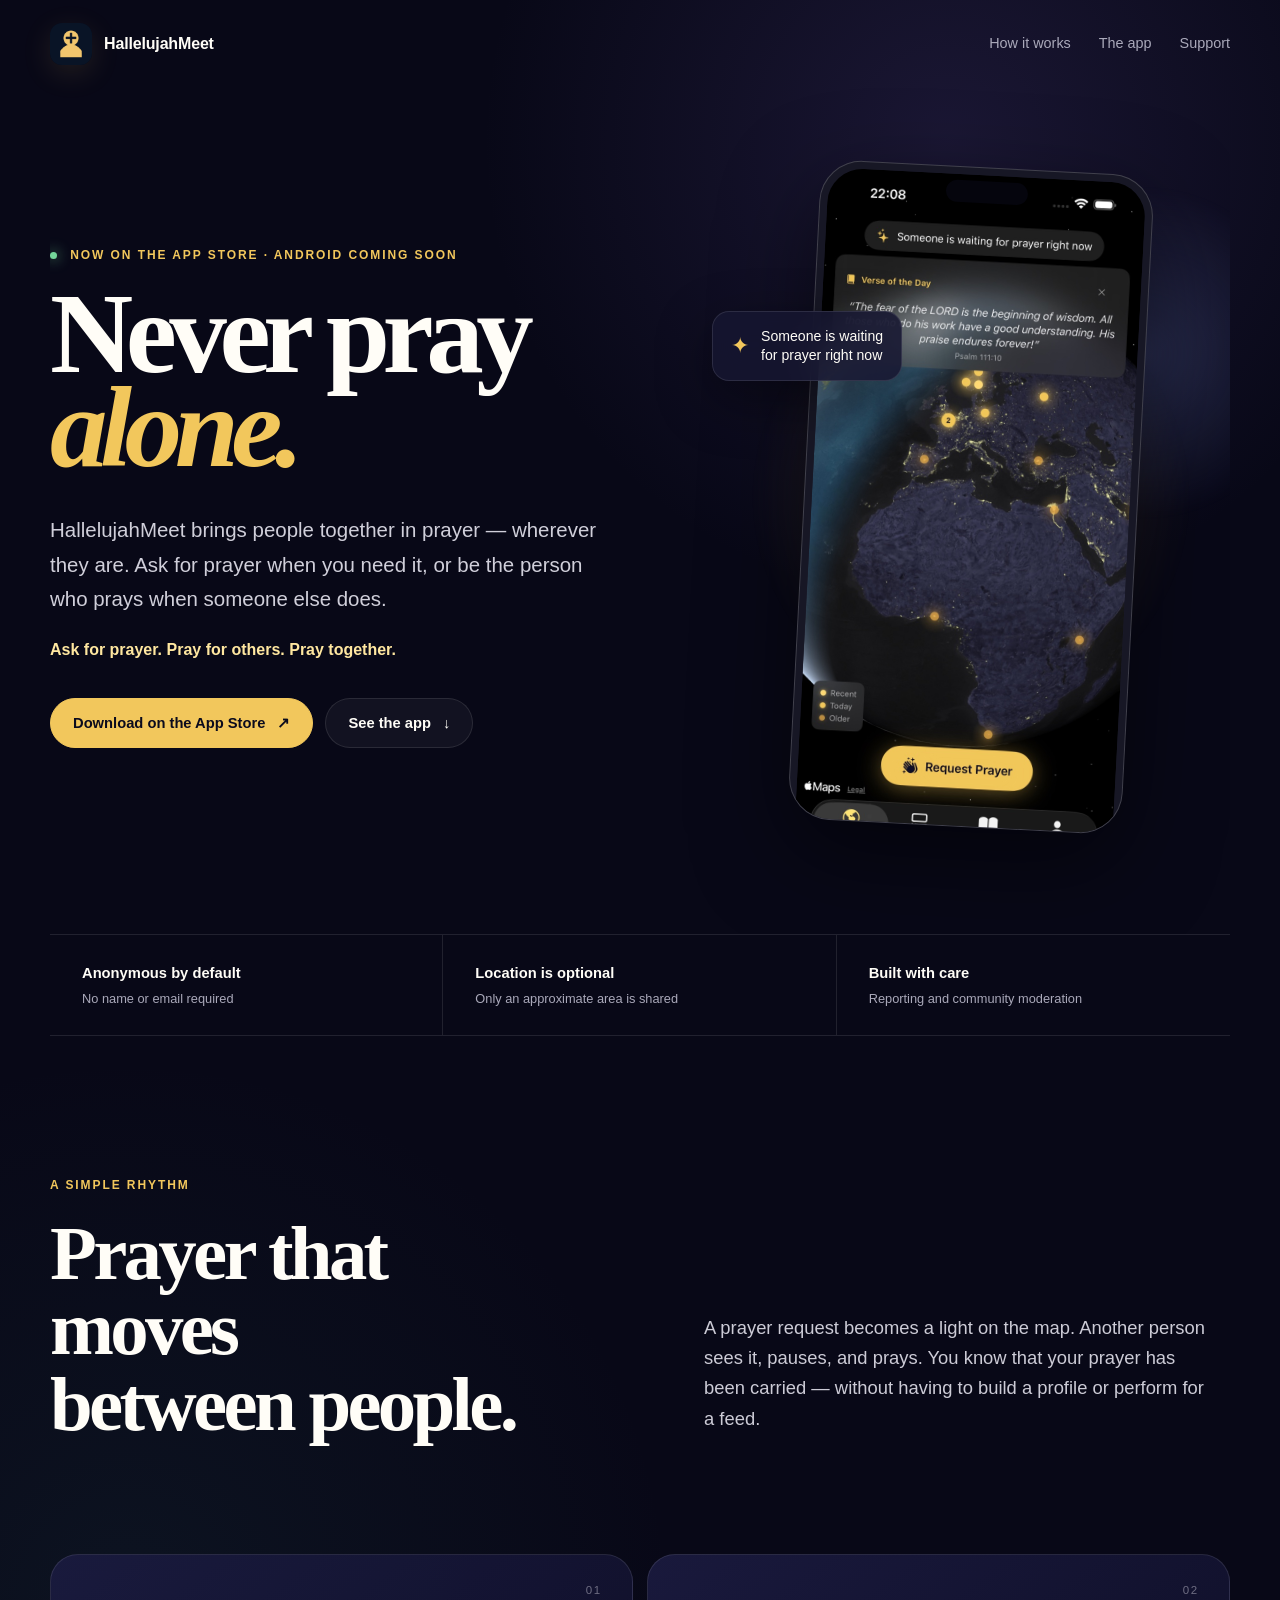
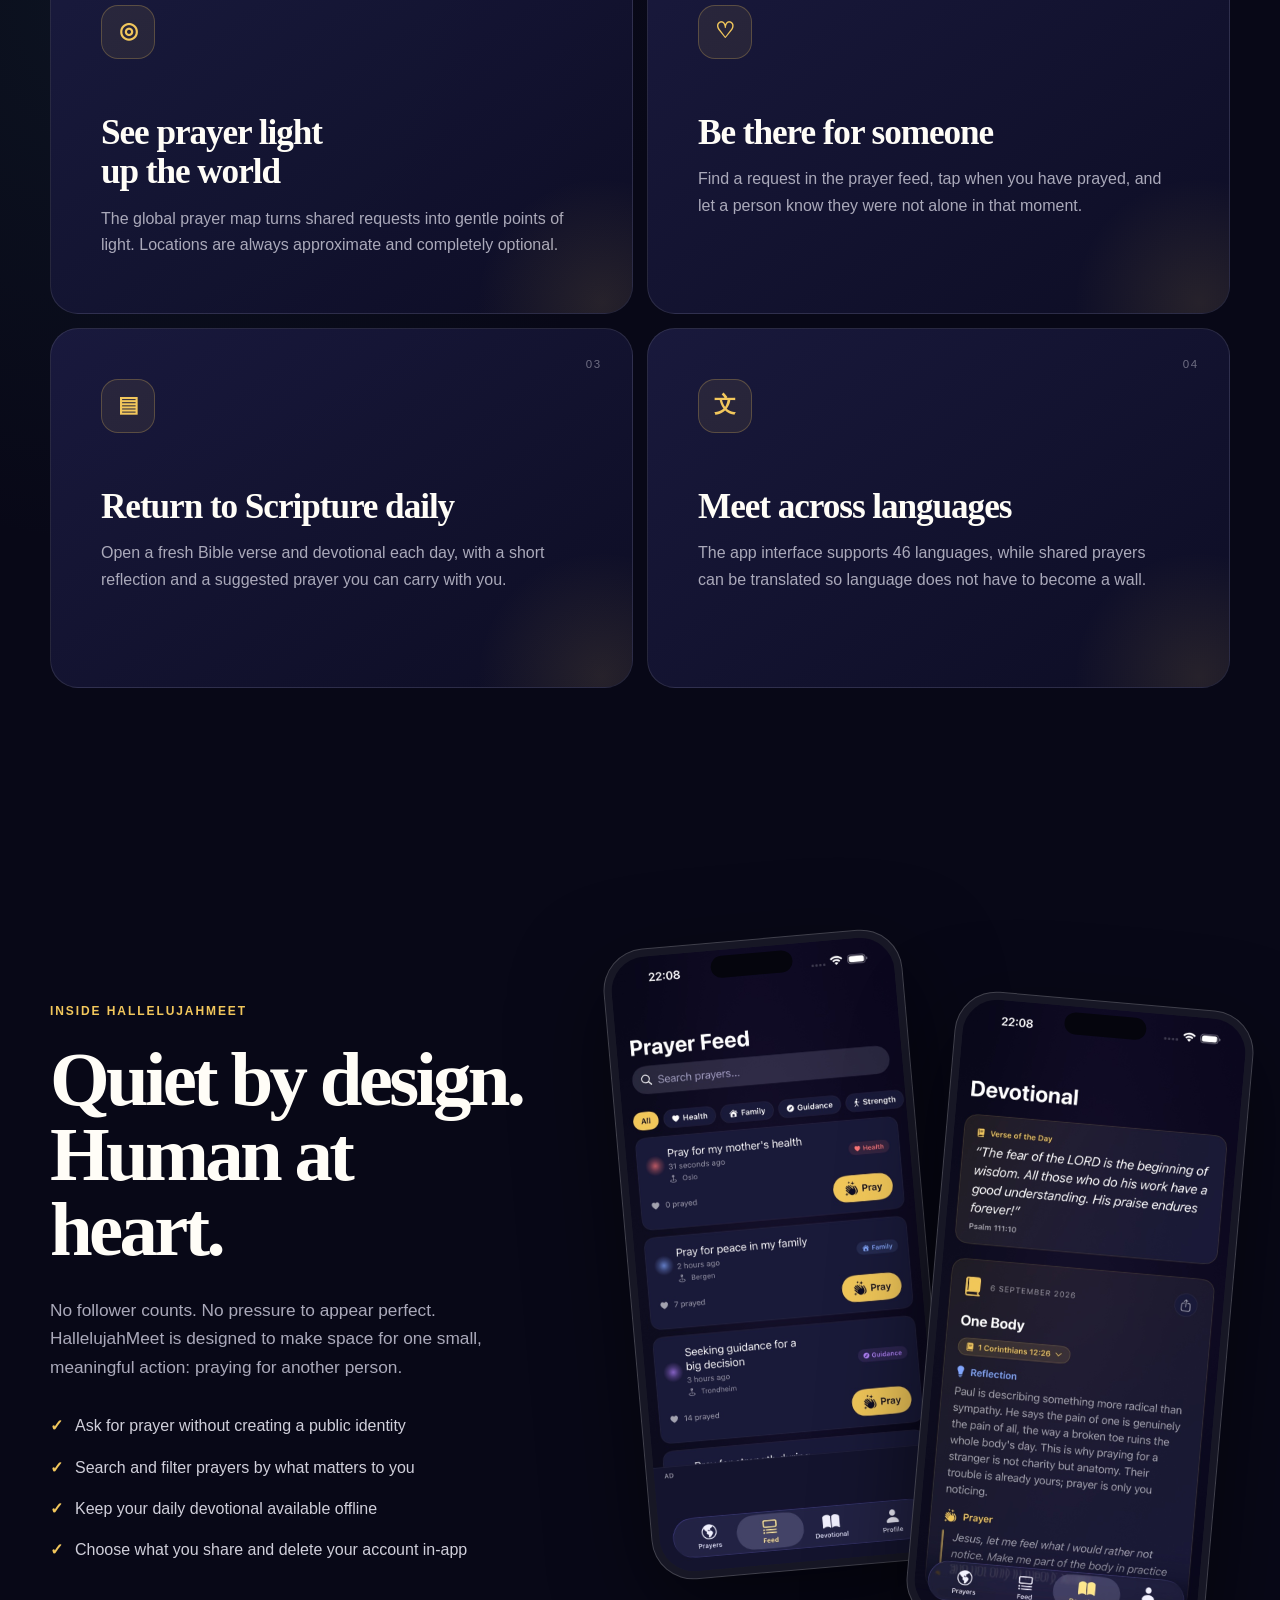
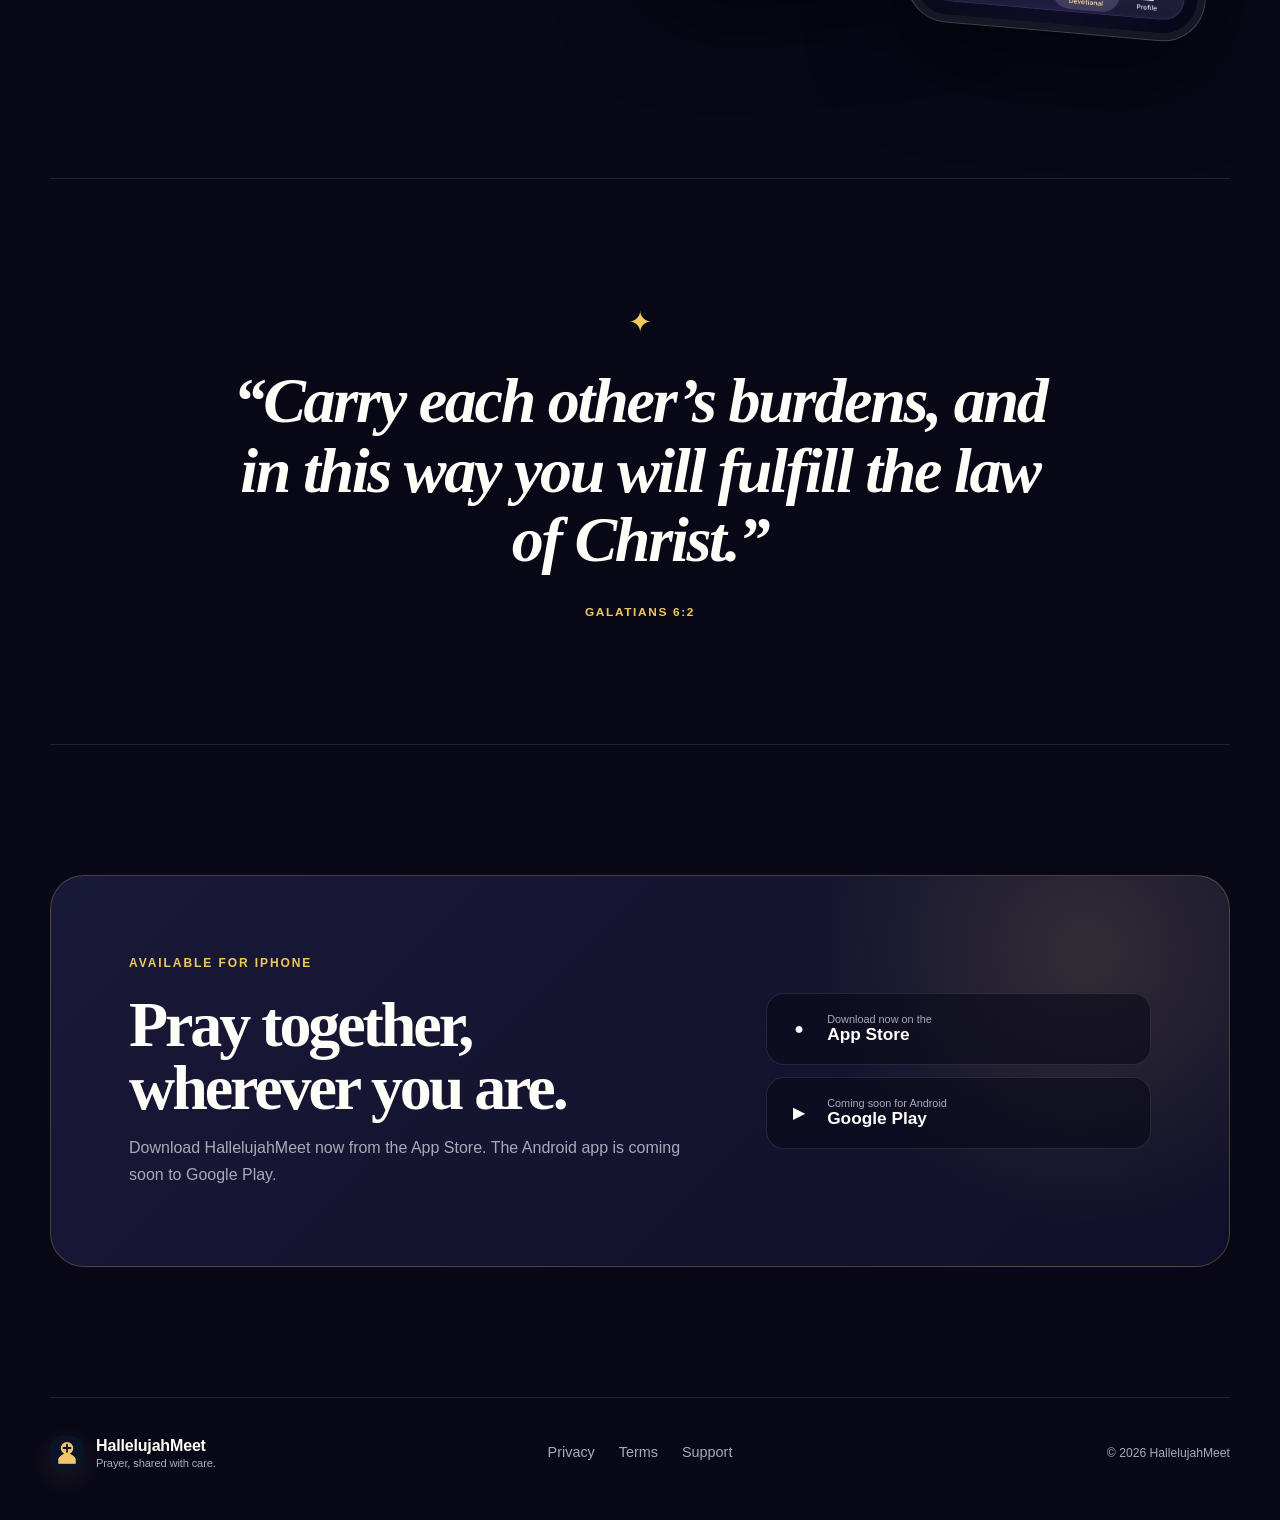
<file: index.html>
<!doctype html>
<html lang="en"><head>
  <meta charset="utf-8">
  <meta name="viewport" content="width=device-width, initial-scale=1">
  <meta name="theme-color" content="#0d0d26">
  <meta name="description" content="HallelujahMeet connects people in prayer. Download now on the App Store for iPhone; coming soon to Google Play for Android.">
  <meta property="og:title" content="HallelujahMeet — Never pray alone">
  <meta property="og:description" content="A quiet global community for shared prayer, daily Scripture and devotionals.">
  <meta property="og:type" content="website">
  <meta property="og:url" content="https://mortenthodegaard-ops.github.io/hallelujahmeet-legal/">
  <meta property="og:image" content="https://mortenthodegaard-ops.github.io/hallelujahmeet-legal/assets/social-preview.png">
  <meta property="og:image:width" content="1024">
  <meta property="og:image:height" content="500">
  <meta name="twitter:card" content="summary_large_image">
  <title>HallelujahMeet — Never pray alone</title>
  <link rel="canonical" href="https://mortenthodegaard-ops.github.io/hallelujahmeet-legal/">
  <link rel="icon" href="assets/app-icon.png">
  <link rel="stylesheet" href="style.css?v=20260908">
</head>
<body>
  <a class="skip-link" href="#main">Skip to content</a>

  <header class="site-header">
    <a class="brand" href="#top" aria-label="HallelujahMeet home">
      <img src="assets/app-icon.png" alt="" width="42" height="42">
      <span>HallelujahMeet</span>
    </a>
    <nav class="header-nav" aria-label="Main navigation">
      <a href="#how-it-works">How it works</a>
      <a href="#inside-the-app">The app</a>
      <a href="support.html">Support</a>
    </nav>
  </header>

  <main id="main">
    <section class="hero" id="top">
      <div class="hero-copy">
        <p class="eyebrow"><span class="status-dot"></span> Now on the App Store · Android coming soon</p>
        <h1>Never pray<br><em>alone.</em></h1>
        <p class="hero-lead">HallelujahMeet brings people together in prayer — wherever they are. Ask for prayer when you need it, or be the person who prays when someone else does.</p>
        <p class="hero-rhythm">Ask for prayer. Pray for others. Pray together.</p>
        <div class="hero-actions">
          <a class="button button-primary" href="https://apps.apple.com/app/id6809221098">Download on the App Store <span aria-hidden="true">↗</span></a>
          <a class="button button-secondary" href="#inside-the-app">See the app <span aria-hidden="true">↓</span></a>
        </div>
      </div>

      <div class="hero-visual" aria-label="Preview of the HallelujahMeet prayer map">
        <div class="orb orb-one"></div>
        <div class="orb orb-two"></div>
        <div class="phone phone-hero">
          <img src="assets/prayer-map.jpg" alt="HallelujahMeet prayer map showing prayer lights around the world" width="720" height="1564" decoding="async" fetchpriority="high">
        </div>
        <div class="floating-note">
          <span class="spark" aria-hidden="true">✦</span>
          <span>Someone is waiting<br>for prayer right now</span>
        </div>
      </div>
    </section>

    <section class="principles" aria-label="What matters in HallelujahMeet">
      <div><strong>Anonymous by default</strong><span>No name or email required</span></div>
      <div><strong>Location is optional</strong><span>Only an approximate area is shared</span></div>
      <div><strong>Built with care</strong><span>Reporting and community moderation</span></div>
    </section>

    <section class="section intro" id="how-it-works">
      <div class="section-heading">
        <p class="eyebrow">A simple rhythm</p>
        <h2>Prayer that moves<br>between people.</h2>
      </div>
      <div class="intro-copy">
        <p>A prayer request becomes a light on the map. Another person sees it, pauses, and prays. You know that your prayer has been carried — without having to build a profile or perform for a feed.</p>
      </div>
    </section>

    <section class="feature-grid" aria-label="App features">
      <article class="feature-card">
        <span class="feature-number">01</span>
        <div class="feature-icon" aria-hidden="true">◎</div>
        <h3>See prayer light up the world</h3>
        <p>The global prayer map turns shared requests into gentle points of light. Locations are always approximate and completely optional.</p>
      </article>
      <article class="feature-card">
        <span class="feature-number">02</span>
        <div class="feature-icon" aria-hidden="true">♡</div>
        <h3>Be there for someone</h3>
        <p>Find a request in the prayer feed, tap when you have prayed, and let a person know they were not alone in that moment.</p>
      </article>
      <article class="feature-card">
        <span class="feature-number">03</span>
        <div class="feature-icon" aria-hidden="true">▤</div>
        <h3>Return to Scripture daily</h3>
        <p>Open a fresh Bible verse and devotional each day, with a short reflection and a suggested prayer you can carry with you.</p>
      </article>
      <article class="feature-card">
        <span class="feature-number">04</span>
        <div class="feature-icon" aria-hidden="true">文</div>
        <h3>Meet across languages</h3>
        <p>The app interface supports 46 languages, while shared prayers can be translated so language does not have to become a wall.</p>
      </article>
    </section>

    <section class="section app-showcase" id="inside-the-app">
      <div class="showcase-copy">
        <p class="eyebrow">Inside HallelujahMeet</p>
        <h2>Quiet by design.<br>Human at heart.</h2>
        <p>No follower counts. No pressure to appear perfect. HallelujahMeet is designed to make space for one small, meaningful action: praying for another person.</p>
        <ul class="check-list">
          <li><span>✓</span> Ask for prayer without creating a public identity</li>
          <li><span>✓</span> Search and filter prayers by what matters to you</li>
          <li><span>✓</span> Keep your daily devotional available offline</li>
          <li><span>✓</span> Choose what you share and delete your account in-app</li>
        </ul>
      </div>

      <div class="phones" aria-label="Screenshots from HallelujahMeet">
        <figure class="phone phone-left">
          <img src="assets/prayer-feed.jpg" alt="Prayer feed with requests from people who need prayer" loading="lazy" width="720" height="1564" decoding="async">
        </figure>
        <figure class="phone phone-right">
          <img src="assets/daily-devotional.jpg" alt="Daily devotional with Scripture, reflection and prayer" loading="lazy" width="720" height="1564" decoding="async">
        </figure>
      </div>
    </section>

    <section class="promise">
      <div class="promise-mark" aria-hidden="true">✦</div>
      <blockquote>“Carry each other’s burdens, and in this way you will fulfill the law of Christ.”</blockquote>
      <cite>Galatians 6:2</cite>
    </section>

    <section class="launch-card">
      <div>
        <p class="eyebrow">Available for iPhone</p>
        <h2>Pray together, wherever you are.</h2>
        <p>Download HallelujahMeet now from the App Store. The Android app is coming soon to Google Play.</p>
      </div>
      <div class="store-status" aria-label="Launch platforms">
        <a class="store-pill store-pill-link" href="https://apps.apple.com/app/id6809221098" aria-label="Download HallelujahMeet on the App Store"><span aria-hidden="true">●</span><div><small>Download now on the</small><strong>App Store</strong></div></a>
        <div class="store-pill"><span aria-hidden="true">▶</span><div><small>Coming soon for Android</small><strong>Google Play</strong></div></div>
      </div>
    </section>
  </main>

  <footer class="site-footer">
    <div class="footer-brand">
      <img src="assets/app-icon.png" alt="" width="34" height="34">
      <span><strong>HallelujahMeet</strong><small>Prayer, shared with care.</small></span>
    </div>
    <nav aria-label="Legal and support">
      <a href="privacy.html">Privacy</a>
      <a href="terms.html">Terms</a>
      <a href="support.html">Support</a>
    </nav>
    <p>© 2026 HallelujahMeet</p>
  </footer>


</body></html>
</file>
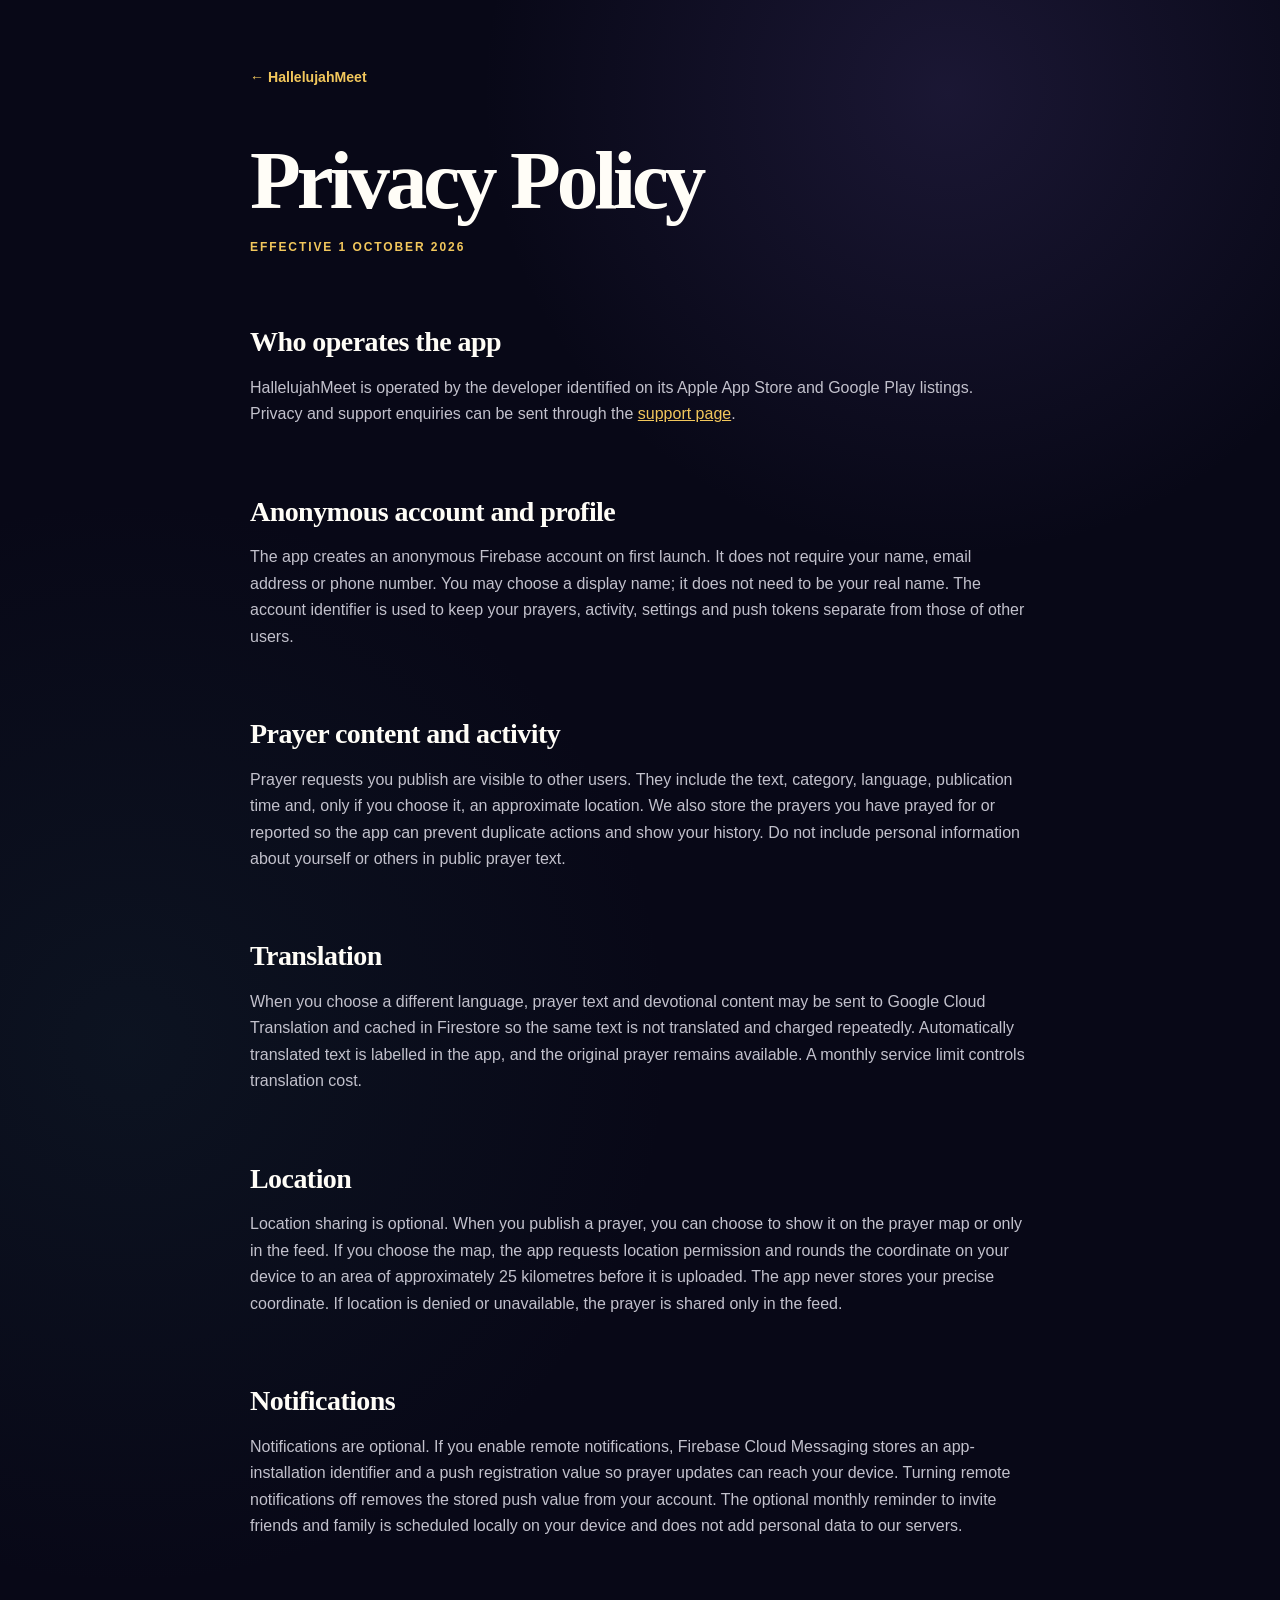
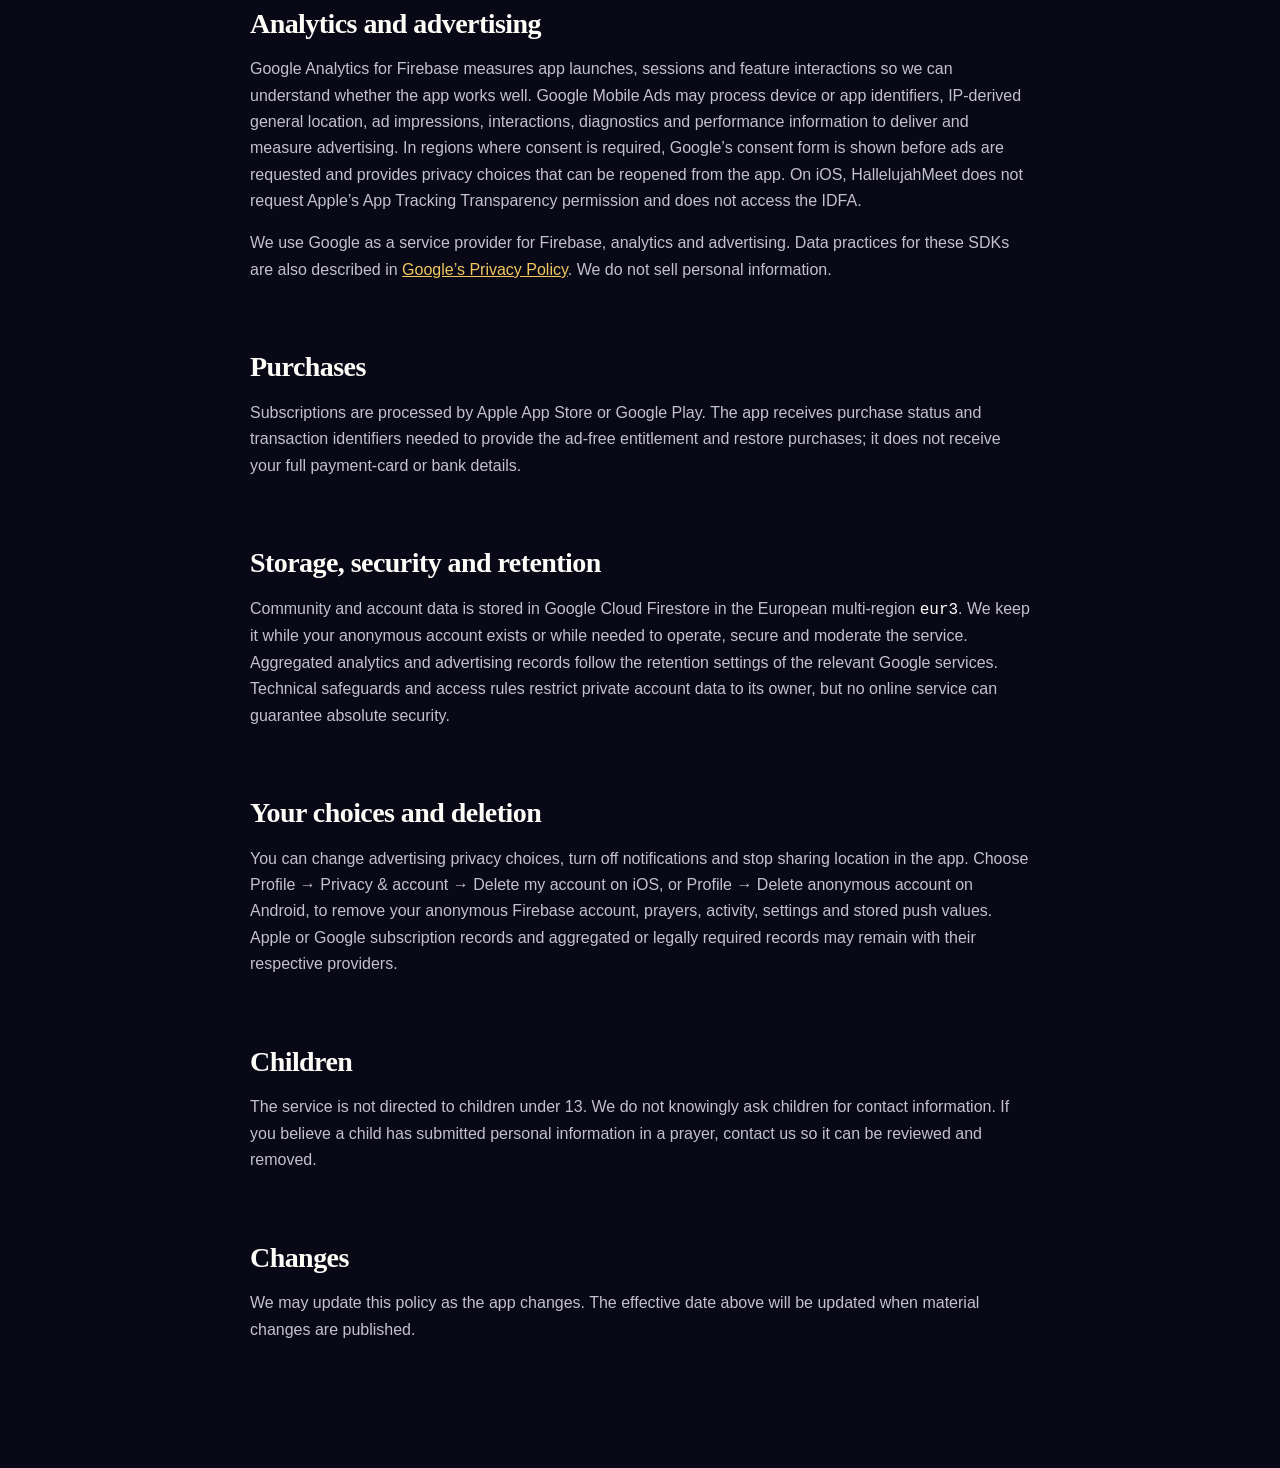
<file: privacy.html>
<!doctype html>
<html lang="en">
<head>
  <meta charset="utf-8">
  <meta name="viewport" content="width=device-width, initial-scale=1">
  <title>Privacy Policy – HallelujahMeet</title>
  <meta name="description" content="Privacy Policy for the HallelujahMeet iOS and Android apps.">
  <link rel="stylesheet" href="style.css">
</head>
<body>
  <main class="document">
    <a class="back" href="index.html">← HallelujahMeet</a>
    <h1>Privacy Policy</h1>
    <p class="updated">Effective 1 October 2026</p>

    <h2>Who operates the app</h2>
    <p>HallelujahMeet is operated by the developer identified on its Apple App Store and Google Play listings. Privacy and support enquiries can be sent through the <a href="support.html">support page</a>.</p>

    <h2>Anonymous account and profile</h2>
    <p>The app creates an anonymous Firebase account on first launch. It does not require your name, email address or phone number. You may choose a display name; it does not need to be your real name. The account identifier is used to keep your prayers, activity, settings and push tokens separate from those of other users.</p>

    <h2>Prayer content and activity</h2>
    <p>Prayer requests you publish are visible to other users. They include the text, category, language, publication time and, only if you choose it, an approximate location. We also store the prayers you have prayed for or reported so the app can prevent duplicate actions and show your history. Do not include personal information about yourself or others in public prayer text.</p>

    <h2>Translation</h2>
    <p>When you choose a different language, prayer text and devotional content may be sent to Google Cloud Translation and cached in Firestore so the same text is not translated and charged repeatedly. Automatically translated text is labelled in the app, and the original prayer remains available. A monthly service limit controls translation cost.</p>

    <h2>Location</h2>
    <p>Location sharing is optional. When you publish a prayer, you can choose to show it on the prayer map or only in the feed. If you choose the map, the app requests location permission and rounds the coordinate on your device to an area of approximately 25 kilometres before it is uploaded. The app never stores your precise coordinate. If location is denied or unavailable, the prayer is shared only in the feed.</p>

    <h2>Notifications</h2>
    <p>Notifications are optional. If you enable remote notifications, Firebase Cloud Messaging stores an app-installation identifier and a push registration value so prayer updates can reach your device. Turning remote notifications off removes the stored push value from your account. The optional monthly reminder to invite friends and family is scheduled locally on your device and does not add personal data to our servers.</p>

    <h2>Analytics and advertising</h2>
    <p>Google Analytics for Firebase measures app launches, sessions and feature interactions so we can understand whether the app works well. Google Mobile Ads may process device or app identifiers, IP-derived general location, ad impressions, interactions, diagnostics and performance information to deliver and measure advertising. In regions where consent is required, Google’s consent form is shown before ads are requested and provides privacy choices that can be reopened from the app. On iOS, HallelujahMeet does not request Apple’s App Tracking Transparency permission and does not access the IDFA.</p>
    <p>We use Google as a service provider for Firebase, analytics and advertising. Data practices for these SDKs are also described in <a href="https://policies.google.com/privacy">Google’s Privacy Policy</a>. We do not sell personal information.</p>

    <h2>Purchases</h2>
    <p>Subscriptions are processed by Apple App Store or Google Play. The app receives purchase status and transaction identifiers needed to provide the ad-free entitlement and restore purchases; it does not receive your full payment-card or bank details.</p>

    <h2>Storage, security and retention</h2>
    <p>Community and account data is stored in Google Cloud Firestore in the European multi-region <code>eur3</code>. We keep it while your anonymous account exists or while needed to operate, secure and moderate the service. Aggregated analytics and advertising records follow the retention settings of the relevant Google services. Technical safeguards and access rules restrict private account data to its owner, but no online service can guarantee absolute security.</p>

    <h2>Your choices and deletion</h2>
    <p>You can change advertising privacy choices, turn off notifications and stop sharing location in the app. Choose Profile → Privacy &amp; account → Delete my account on iOS, or Profile → Delete anonymous account on Android, to remove your anonymous Firebase account, prayers, activity, settings and stored push values. Apple or Google subscription records and aggregated or legally required records may remain with their respective providers.</p>

    <h2>Children</h2>
    <p>The service is not directed to children under 13. We do not knowingly ask children for contact information. If you believe a child has submitted personal information in a prayer, contact us so it can be reviewed and removed.</p>

    <h2>Changes</h2>
    <p>We may update this policy as the app changes. The effective date above will be updated when material changes are published.</p>
  </main>
</body>
</html>
</file>
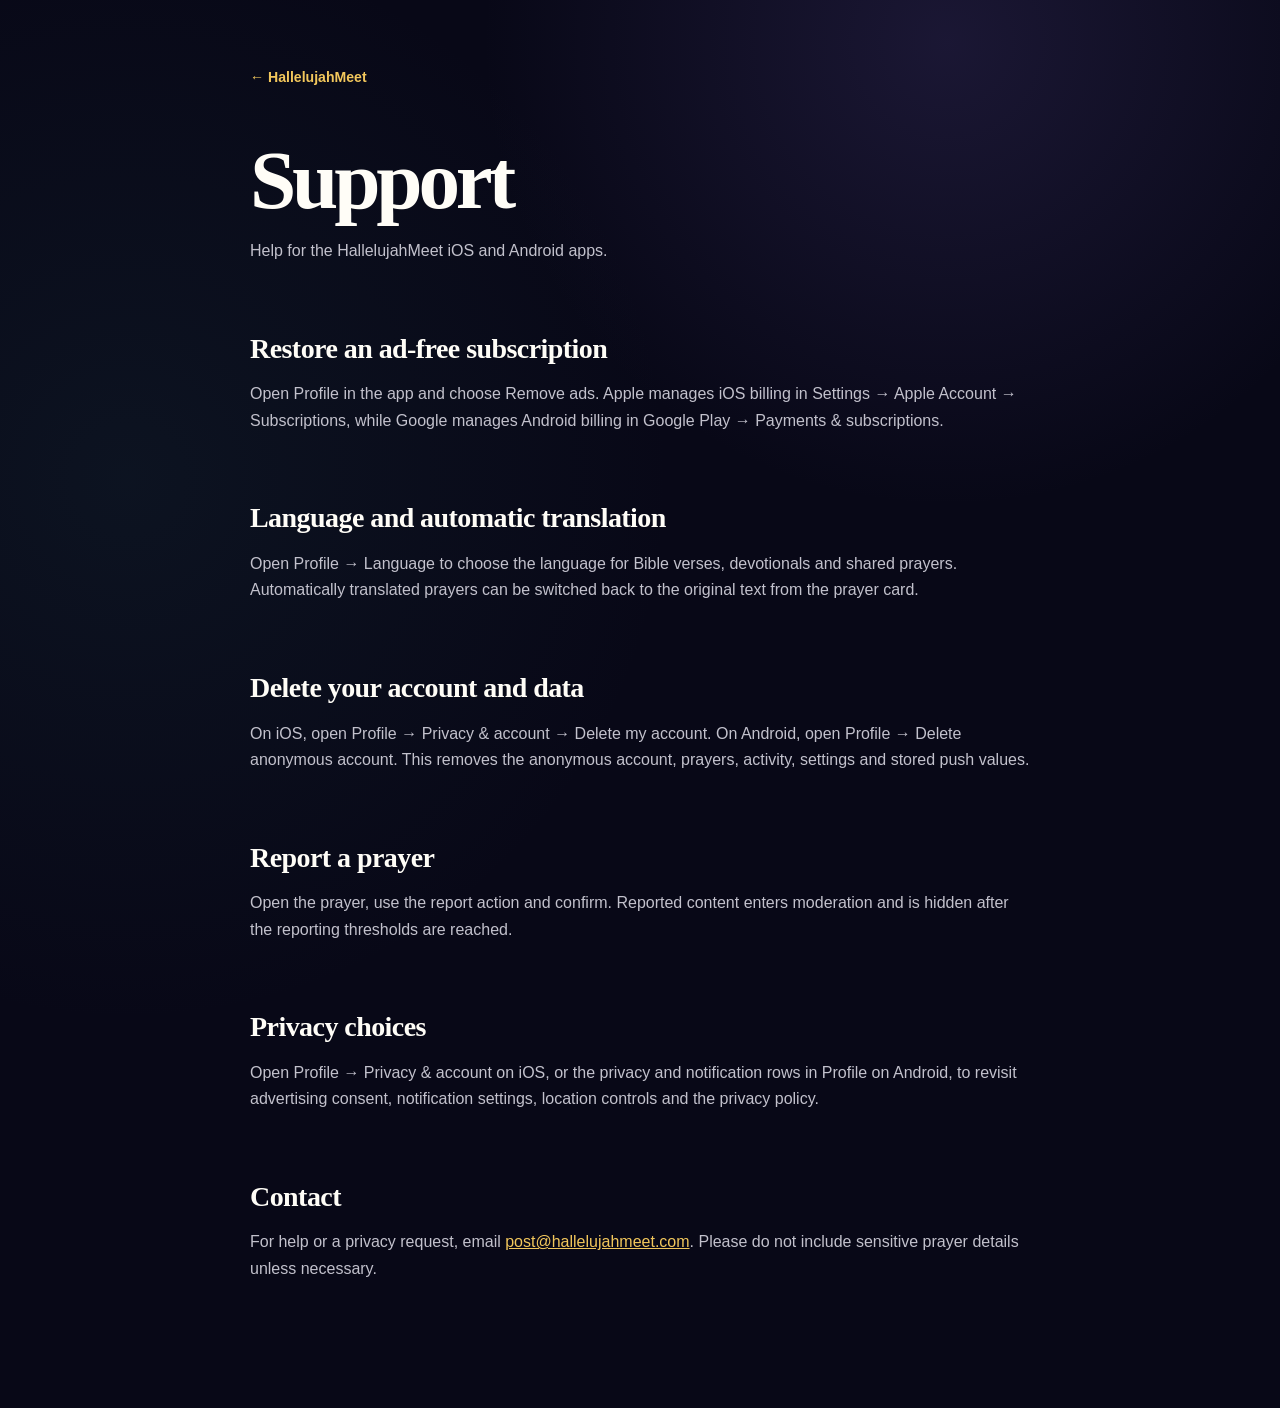
<file: support.html>
<!doctype html>
<html lang="en">
<head>
  <meta charset="utf-8">
  <meta name="viewport" content="width=device-width, initial-scale=1">
  <title>Support – HallelujahMeet</title>
  <meta name="description" content="Support information for the HallelujahMeet iOS and Android apps.">
  <link rel="stylesheet" href="style.css">
</head>
<body>
  <main class="document">
    <a class="back" href="index.html">← HallelujahMeet</a>
    <h1>Support</h1>
    <p>Help for the HallelujahMeet iOS and Android apps.</p>

    <h2>Restore an ad-free subscription</h2>
    <p>Open Profile in the app and choose Remove ads. Apple manages iOS billing in Settings → Apple Account → Subscriptions, while Google manages Android billing in Google Play → Payments &amp; subscriptions.</p>

    <h2>Language and automatic translation</h2>
    <p>Open Profile → Language to choose the language for Bible verses, devotionals and shared prayers. Automatically translated prayers can be switched back to the original text from the prayer card.</p>

    <h2>Delete your account and data</h2>
    <p>On iOS, open Profile → Privacy &amp; account → Delete my account. On Android, open Profile → Delete anonymous account. This removes the anonymous account, prayers, activity, settings and stored push values.</p>

    <h2>Report a prayer</h2>
    <p>Open the prayer, use the report action and confirm. Reported content enters moderation and is hidden after the reporting thresholds are reached.</p>

    <h2>Privacy choices</h2>
    <p>Open Profile → Privacy &amp; account on iOS, or the privacy and notification rows in Profile on Android, to revisit advertising consent, notification settings, location controls and the privacy policy.</p>

    <h2>Contact</h2>
    <p>For help or a privacy request, email <a href="mailto:post@hallelujahmeet.com">post@hallelujahmeet.com</a>. Please do not include sensitive prayer details unless necessary.</p>
  </main>
</body>
</html>
</file>
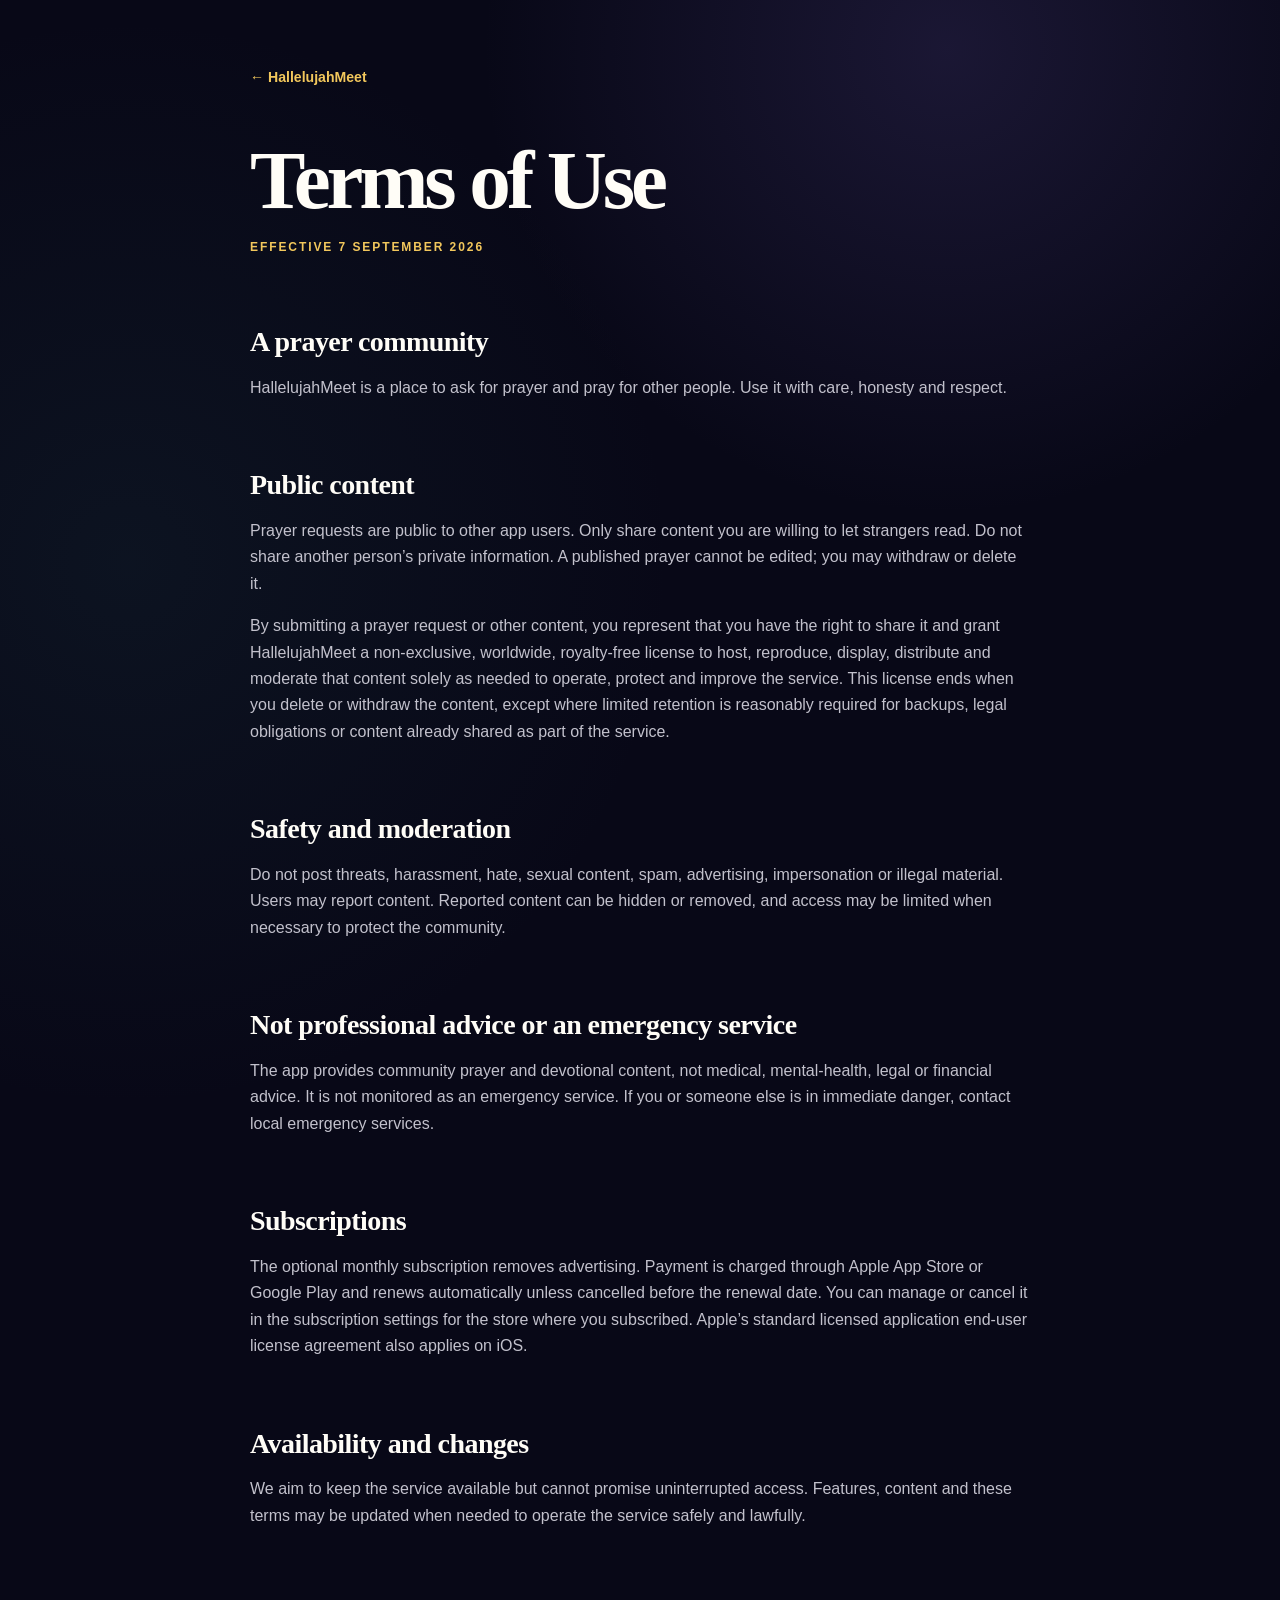
<file: terms.html>
<!doctype html>
<html lang="en">
<head>
  <meta charset="utf-8">
  <meta name="viewport" content="width=device-width, initial-scale=1">
  <title>Terms of Use – HallelujahMeet</title>
  <meta name="description" content="Terms of Use for the HallelujahMeet iOS and Android apps.">
  <link rel="stylesheet" href="style.css">
</head>
<body>
  <main class="document">
    <a class="back" href="index.html">← HallelujahMeet</a>
    <h1>Terms of Use</h1>
    <p class="updated">Effective 7 September 2026</p>

    <h2>A prayer community</h2>
    <p>HallelujahMeet is a place to ask for prayer and pray for other people. Use it with care, honesty and respect.</p>

    <h2>Public content</h2>
    <p>Prayer requests are public to other app users. Only share content you are willing to let strangers read. Do not share another person’s private information. A published prayer cannot be edited; you may withdraw or delete it.</p>
    <p>By submitting a prayer request or other content, you represent that you have the right to share it and grant HallelujahMeet a non-exclusive, worldwide, royalty-free license to host, reproduce, display, distribute and moderate that content solely as needed to operate, protect and improve the service. This license ends when you delete or withdraw the content, except where limited retention is reasonably required for backups, legal obligations or content already shared as part of the service.</p>

    <h2>Safety and moderation</h2>
    <p>Do not post threats, harassment, hate, sexual content, spam, advertising, impersonation or illegal material. Users may report content. Reported content can be hidden or removed, and access may be limited when necessary to protect the community.</p>

    <h2>Not professional advice or an emergency service</h2>
    <p>The app provides community prayer and devotional content, not medical, mental-health, legal or financial advice. It is not monitored as an emergency service. If you or someone else is in immediate danger, contact local emergency services.</p>

    <h2>Subscriptions</h2>
    <p>The optional monthly subscription removes advertising. Payment is charged through Apple App Store or Google Play and renews automatically unless cancelled before the renewal date. You can manage or cancel it in the subscription settings for the store where you subscribed. Apple’s standard licensed application end-user license agreement also applies on iOS.</p>

    <h2>Availability and changes</h2>
    <p>We aim to keep the service available but cannot promise uninterrupted access. Features, content and these terms may be updated when needed to operate the service safely and lawfully.</p>
  </main>
</body>
</html>
</file>
<file: style.css>
:root {
  color-scheme: dark;
  --bg: #080817;
  --bg-soft: #0d0d26;
  --panel: #141431;
  --panel-light: #1a1a3e;
  --text: #fffdf7;
  --muted: #aaa9ba;
  --gold: #f2c75c;
  --gold-soft: #ffe7a0;
  --blue: #8da6ff;
  --green: #74d69a;
  --line: rgba(255, 255, 255, .1);
  --serif: Georgia, "Times New Roman", serif;
  --sans: Inter, ui-sans-serif, -apple-system, BlinkMacSystemFont, "Segoe UI", sans-serif;
}

* { box-sizing: border-box; }
html { scroll-behavior: smooth; }
body {
  margin: 0;
  min-width: 320px;
  overflow-x: clip;
  color: var(--text);
  background:
    radial-gradient(circle at 74% 3%, rgba(82, 67, 138, .25), transparent 29rem),
    radial-gradient(circle at 10% 34%, rgba(42, 94, 100, .13), transparent 34rem),
    var(--bg);
  font: 16px/1.65 var(--sans);
  -webkit-font-smoothing: antialiased;
}

img { max-width: 100%; }
a { color: inherit; }
p { color: var(--muted); }

.skip-link {
  position: fixed;
  z-index: 100;
  top: 10px;
  left: 10px;
  padding: 10px 14px;
  color: var(--bg);
  background: var(--gold);
  border-radius: 10px;
  transform: translateY(-150%);
}
.skip-link:focus { transform: translateY(0); }

.site-header {
  width: min(1180px, calc(100% - 40px));
  height: 88px;
  margin: 0 auto;
  display: flex;
  align-items: center;
  justify-content: space-between;
}
.brand,
.footer-brand {
  display: inline-flex;
  align-items: center;
  gap: 12px;
  text-decoration: none;
  font-weight: 760;
  letter-spacing: -.01em;
}
.brand img,
.footer-brand img {
  border-radius: 12px;
  box-shadow: 0 8px 30px rgba(242, 199, 92, .12);
}
.header-nav {
  display: flex;
  align-items: center;
  gap: 28px;
}
.header-nav a,
.site-footer nav a {
  color: var(--muted);
  text-decoration: none;
  font-size: .9rem;
  transition: color .2s ease;
}
.header-nav a:hover,
.site-footer nav a:hover { color: var(--text); }

main:not(.document) {
  width: min(1180px, calc(100% - 40px));
  margin: 0 auto;
}

.hero {
  min-height: min(840px, calc(100vh - 88px));
  display: grid;
  grid-template-columns: minmax(0, 1.05fr) minmax(360px, .95fr);
  gap: clamp(42px, 7vw, 110px);
  align-items: center;
  padding: 64px 0 92px;
  overflow: hidden;
}
.hero-copy { position: relative; z-index: 2; }
.eyebrow,
.updated {
  margin: 0 0 20px;
  color: var(--gold);
  text-transform: uppercase;
  letter-spacing: .16em;
  font-size: .75rem;
  font-weight: 800;
}
.status-dot {
  display: inline-block;
  width: 7px;
  height: 7px;
  margin-right: 8px;
  border-radius: 50%;
  background: var(--green);
  box-shadow: 0 0 14px var(--green);
}
h1,
h2,
h3 { text-wrap: balance; }
h1 {
  margin: 0;
  font: 700 clamp(4.4rem, 9vw, 8rem)/.82 var(--serif);
  letter-spacing: -.065em;
}
h1 em {
  color: var(--gold);
  font-weight: inherit;
}
.hero-lead {
  max-width: 620px;
  margin: 38px 0 0;
  color: #d0cfda;
  font-size: clamp(1.05rem, 2vw, 1.28rem);
  line-height: 1.7;
}
.hero-rhythm {
  margin: 20px 0 0;
  color: var(--gold-soft);
  font-weight: 700;
}
.hero-actions {
  display: flex;
  flex-wrap: wrap;
  gap: 12px;
  margin-top: 34px;
}
.button {
  min-height: 50px;
  display: inline-flex;
  align-items: center;
  justify-content: center;
  gap: 12px;
  padding: 12px 22px;
  border: 1px solid var(--line);
  border-radius: 999px;
  text-decoration: none;
  font-size: .92rem;
  font-weight: 760;
  transition: transform .2s ease, background .2s ease, border-color .2s ease;
}
.button:hover { transform: translateY(-2px); }
.button-primary {
  color: #0b0b1d;
  background: var(--gold);
  border-color: var(--gold);
}
.button-secondary { background: rgba(255, 255, 255, .045); }

.hero-visual {
  position: relative;
  height: 690px;
  display: grid;
  place-items: center;
}
.orb {
  position: absolute;
  border-radius: 50%;
  filter: blur(2px);
  pointer-events: none;
}
.orb-one {
  width: 460px;
  height: 460px;
  background: radial-gradient(circle, rgba(242, 199, 92, .18), transparent 68%);
  animation: breathe 6s ease-in-out infinite;
}
.orb-two {
  top: 3%;
  right: -18%;
  width: 360px;
  height: 360px;
  background: radial-gradient(circle, rgba(141, 166, 255, .2), transparent 66%);
}
.phone {
  position: relative;
  overflow: hidden;
  margin: 0;
  padding: 7px;
  border: 1px solid rgba(255, 255, 255, .18);
  border-radius: 42px;
  background: #171725;
  box-shadow: 0 32px 90px rgba(0, 0, 0, .52);
}
.phone::before {
  content: "";
  position: absolute;
  z-index: 2;
  top: 13px;
  left: 50%;
  width: 82px;
  height: 22px;
  border-radius: 999px;
  background: #05050d;
  transform: translateX(-50%);
}
.phone img {
  display: block;
  width: 100%;
  height: auto;
  border-radius: 35px;
}
.phone-hero {
  width: 334px;
  max-height: 660px;
  transform: rotate(3deg);
}
.floating-note {
  position: absolute;
  z-index: 3;
  left: 0;
  top: 23%;
  display: flex;
  align-items: center;
  gap: 12px;
  padding: 15px 18px;
  border: 1px solid var(--line);
  border-radius: 17px;
  background: rgba(22, 22, 48, .88);
  box-shadow: 0 18px 55px rgba(0, 0, 0, .4);
  backdrop-filter: blur(18px);
  font-size: .88rem;
  line-height: 1.35;
}
.spark { color: var(--gold); font-size: 1.35rem; }

.principles {
  display: grid;
  grid-template-columns: repeat(3, 1fr);
  border-block: 1px solid var(--line);
}
.principles div {
  display: flex;
  flex-direction: column;
  gap: 3px;
  padding: 26px 32px;
  border-right: 1px solid var(--line);
}
.principles div:last-child { border-right: 0; }
.principles strong { font-size: .92rem; }
.principles span { color: var(--muted); font-size: .8rem; }

.section { padding: 140px 0 70px; }
.intro {
  display: grid;
  grid-template-columns: 1fr 1fr;
  gap: clamp(50px, 10vw, 150px);
  align-items: end;
}
h2 {
  margin: 0;
  font: 700 clamp(2.8rem, 6vw, 5.3rem)/.98 var(--serif);
  letter-spacing: -.048em;
}
.intro-copy p {
  max-width: 510px;
  margin: 0 0 8px;
  color: #cccbd6;
  font-size: 1.15rem;
}

.feature-grid {
  display: grid;
  grid-template-columns: repeat(2, 1fr);
  gap: 14px;
  padding: 42px 0 110px;
}
.feature-card {
  position: relative;
  min-height: 360px;
  padding: clamp(28px, 5vw, 50px);
  border: 1px solid var(--line);
  border-radius: 28px;
  background: linear-gradient(145deg, rgba(27, 27, 64, .92), rgba(14, 14, 38, .92));
  overflow: hidden;
}
.feature-card::after {
  content: "";
  position: absolute;
  right: -100px;
  bottom: -120px;
  width: 260px;
  height: 260px;
  border-radius: 50%;
  background: radial-gradient(circle, rgba(242, 199, 92, .11), transparent 68%);
}
.feature-number {
  position: absolute;
  top: 26px;
  right: 30px;
  color: #6e6d82;
  font-size: .72rem;
  letter-spacing: .15em;
}
.feature-icon {
  width: 54px;
  height: 54px;
  display: grid;
  place-items: center;
  margin-bottom: 54px;
  border: 1px solid rgba(242, 199, 92, .25);
  border-radius: 17px;
  color: var(--gold);
  background: rgba(242, 199, 92, .08);
  font: 700 1.35rem/1 var(--serif);
}
.feature-card h3 {
  max-width: 390px;
  margin: 0 0 14px;
  font: 700 clamp(1.55rem, 3vw, 2.2rem)/1.12 var(--serif);
  letter-spacing: -.03em;
}
.feature-card p { max-width: 470px; margin: 0; }

.app-showcase {
  display: grid;
  grid-template-columns: .88fr 1.12fr;
  gap: clamp(50px, 8vw, 110px);
  align-items: center;
  padding-bottom: 150px;
}
.showcase-copy > p:not(.eyebrow) {
  max-width: 500px;
  margin: 28px 0;
  font-size: 1.08rem;
}
.check-list {
  display: grid;
  gap: 15px;
  margin: 32px 0 0;
  padding: 0;
  list-style: none;
  color: #d0cfda;
}
.check-list li { display: flex; gap: 12px; }
.check-list span { color: var(--gold); font-weight: 800; }
.phones {
  min-height: 690px;
  position: relative;
}
.phones .phone { position: absolute; width: min(300px, 50%); }
.phone-left { left: 0; top: 0; transform: rotate(-5deg); }
.phone-right { right: 0; top: 62px; transform: rotate(5deg); }

.promise {
  padding: 120px 20px;
  text-align: center;
  border-block: 1px solid var(--line);
}
.promise-mark {
  margin-bottom: 20px;
  color: var(--gold);
  font-size: 1.8rem;
}
.promise blockquote {
  max-width: 840px;
  margin: 0 auto 24px;
  font: italic 600 clamp(2.2rem, 5vw, 4.25rem)/1.08 var(--serif);
  letter-spacing: -.035em;
}
.promise cite {
  color: var(--gold);
  text-transform: uppercase;
  letter-spacing: .14em;
  font-size: .74rem;
  font-style: normal;
  font-weight: 800;
}

.launch-card {
  display: grid;
  grid-template-columns: 1.2fr .8fr;
  gap: 60px;
  align-items: center;
  margin: 130px 0;
  padding: clamp(34px, 7vw, 78px);
  border: 1px solid rgba(242, 199, 92, .24);
  border-radius: 34px;
  background:
    radial-gradient(circle at 88% 20%, rgba(242, 199, 92, .14), transparent 17rem),
    linear-gradient(135deg, #191938, #10102a);
}
.launch-card h2 { font-size: clamp(2.5rem, 5vw, 4.5rem); }
.launch-card p:not(.eyebrow) { max-width: 670px; margin-bottom: 0; }
.store-status { display: grid; gap: 12px; }
.store-pill {
  display: flex;
  align-items: center;
  gap: 16px;
  min-height: 72px;
  padding: 13px 20px;
  border: 1px solid var(--line);
  border-radius: 18px;
  background: rgba(8, 8, 23, .55);
}
.store-pill > span { width: 24px; color: var(--text); text-align: center; }
.store-pill div { display: flex; flex-direction: column; line-height: 1.15; }
.store-pill small { color: var(--muted); font-size: .68rem; }
.store-pill strong { font-size: 1.08rem; }

.site-footer {
  width: min(1180px, calc(100% - 40px));
  margin: 0 auto;
  padding: 38px 0 50px;
  border-top: 1px solid var(--line);
  display: grid;
  grid-template-columns: 1fr auto 1fr;
  align-items: center;
  gap: 30px;
}
.footer-brand span { display: flex; flex-direction: column; line-height: 1.25; }
.footer-brand small { color: var(--muted); font-size: .7rem; font-weight: 400; }
.site-footer nav { display: flex; gap: 24px; }
.site-footer > p { margin: 0; text-align: right; font-size: .76rem; }

/* Legal and support pages */
.document {
  width: min(780px, calc(100% - 40px));
  margin: 0 auto;
  padding: 64px 0 110px;
}
.document .back {
  display: inline-flex;
  margin-bottom: 52px;
  color: var(--gold);
  text-decoration: none;
  font-size: .88rem;
  font-weight: 700;
}
.document h1 {
  margin: 0 0 18px;
  font: 700 clamp(3rem, 8vw, 5.2rem)/.95 var(--serif);
  letter-spacing: -.05em;
}
.document h2 {
  margin: 2.4em 0 .55em;
  font: 700 clamp(1.35rem, 3vw, 1.75rem)/1.2 var(--serif);
  letter-spacing: -.02em;
}
.document p { color: #c2c1cc; }
.document a { color: var(--gold); }
.document code { color: var(--text); }
.document .updated { color: var(--gold); }

@keyframes breathe {
  0%, 100% { opacity: .6; transform: scale(.96); }
  50% { opacity: 1; transform: scale(1.05); }
}

@media (max-width: 900px) {
  .hero {
    min-height: auto;
    grid-template-columns: 1fr;
    padding-top: 72px;
  }
  .hero-copy { max-width: 720px; }
  .hero-visual { height: 680px; }
  .floating-note { left: calc(50% - 250px); }
  .app-showcase { grid-template-columns: 1fr; }
  .showcase-copy { max-width: 700px; }
  .phones { width: min(650px, 100%); margin: 10px auto 0; }
  .launch-card { grid-template-columns: 1fr; }
}

@media (max-width: 660px) {
  .site-header { height: 74px; }
  .header-nav a:not(:last-child) { display: none; }
  main:not(.document) { width: min(100% - 28px, 1180px); }
  .hero { gap: 26px; padding: 50px 0 72px; }
  h1 { font-size: clamp(4rem, 21vw, 6rem); }
  .hero-lead { margin-top: 30px; }
  .hero-visual { height: 590px; }
  .phone-hero { width: 282px; max-height: 560px; }
  .floating-note { left: 0; top: 20%; }
  .principles { grid-template-columns: 1fr; }
  .principles div { padding: 20px 8px; border-right: 0; border-bottom: 1px solid var(--line); }
  .principles div:last-child { border-bottom: 0; }
  .section { padding-top: 100px; }
  .intro { grid-template-columns: 1fr; gap: 32px; }
  .feature-grid { grid-template-columns: 1fr; padding-bottom: 70px; }
  .feature-card { min-height: 320px; }
  .app-showcase { padding-bottom: 100px; }
  .phones { min-height: 580px; }
  .phones .phone { width: 54%; }
  .phone-left { left: 6px; transform: rotate(-3deg); }
  .phone-right { right: 6px; transform: rotate(3deg); }
  .promise { padding: 86px 4px; }
  .launch-card { margin: 90px 0; padding: 34px 24px; border-radius: 25px; }
  .site-footer { grid-template-columns: 1fr; }
  .site-footer nav { order: 3; }
  .site-footer > p { text-align: left; }
}

@media (max-width: 420px) {
  .hero-actions { display: grid; }
  .button { width: 100%; }
  .hero-visual { height: 535px; }
  .phone-hero { width: 252px; max-height: 505px; }
  .floating-note { font-size: .77rem; }
  .phones { min-height: 490px; }
}

@media (prefers-reduced-motion: reduce) {
  html { scroll-behavior: auto; }
  *, *::before, *::after { animation-duration: .01ms !important; animation-iteration-count: 1 !important; transition-duration: .01ms !important; }
}

.store-pill-link { text-decoration: none; transition: border-color .2s ease, background .2s ease; }
.store-pill-link:hover,
.store-pill-link:focus-visible { border-color: var(--gold); background: rgba(242, 199, 92, .1); }
</file>
